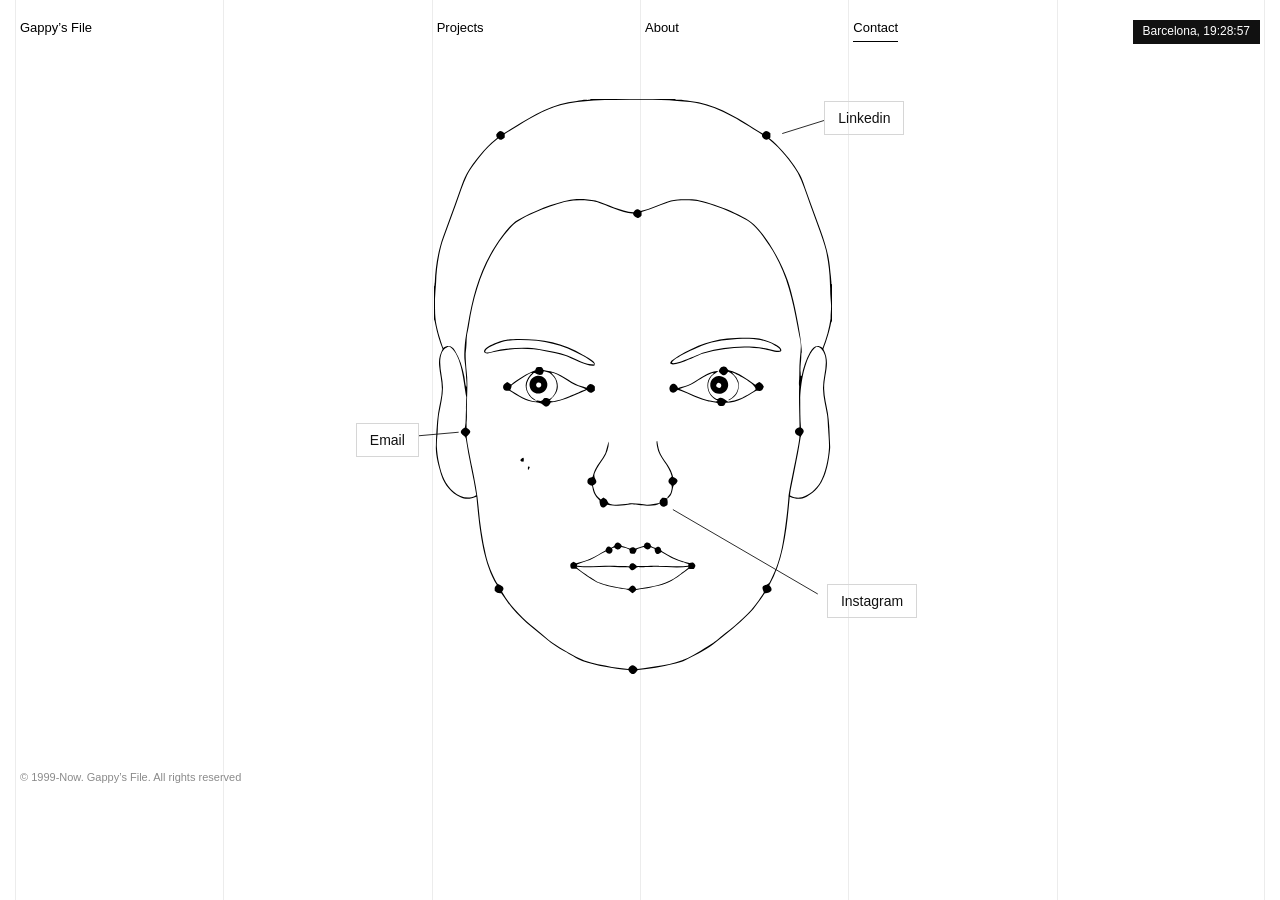
<file: contact.html>
<!doctype html>
<html lang="en">
<head>
<meta charset="utf-8">
<meta name="viewport" content="width=device-width, initial-scale=1">
<title>Contact — Gappy’s File</title>
<meta name="description" content="Get in touch with Gappy.">
<link rel="icon" href="favicon.svg" type="image/svg+xml">
<link rel="icon" href="favicon-32.png" sizes="32x32" type="image/png">
<link rel="apple-touch-icon" href="apple-touch-icon.png">
<meta property="og:type" content="website">
<meta property="og:site_name" content="Gappy’s File">
<meta property="og:title" content="Contact — Gappy’s File">
<meta property="og:description" content="Get in touch with Gappy.">
<meta property="og:image" content="https://gappysfile.com/og.png">
<meta property="og:image:width" content="1200">
<meta property="og:image:height" content="630">
<meta name="twitter:card" content="summary_large_image">
<meta name="twitter:image" content="https://gappysfile.com/og.png">
<meta property="og:url" content="https://gappysfile.com/contact.html">
<link rel="preconnect" href="https://fonts.googleapis.com">
<link rel="preconnect" href="https://fonts.gstatic.com" crossorigin>
<link href="https://fonts.googleapis.com/css2?family=Newsreader:opsz,wght@6..72,200..400&display=swap" rel="stylesheet">
<link rel="stylesheet" href="css/style.css?v=7">
</head>
<body data-page="contact">

<main>
  <section class="about-stage">
    <img class="face" src="assets/about/face.svg" alt="Line drawing of a face" onerror="this.style.visibility='hidden'">

    <!-- лінії-виноски (координати в системі 1440×900, як у макеті) -->
    <svg class="leaders" viewBox="0 0 1440 900" preserveAspectRatio="none" aria-hidden="true">
      <line x1="880" y1="184" x2="928" y2="169"/>
      <line x1="471" y1="524" x2="516" y2="520"/>
      <line x1="757" y1="607" x2="920" y2="702"/>
    </svg>


    <a class="btn" data-link="linkedin" style="left:64.4%;top:16.3%" target="_blank" rel="noopener">Linkedin</a>
    <a class="btn" data-link="email" style="left:27.8%;top:56.6%">Email</a>
    <a class="btn mobile-only" data-link="arena" target="_blank" rel="noopener">Arena</a>
    <a class="btn" data-link="instagram" style="left:64.6%;top:76.7%" target="_blank" rel="noopener">Instagram</a>
  </section>

</main>

<script src="js/projects.js?v=7"></script>
<script src="js/main.js?v=7"></script>
</body>
</html>
</file>
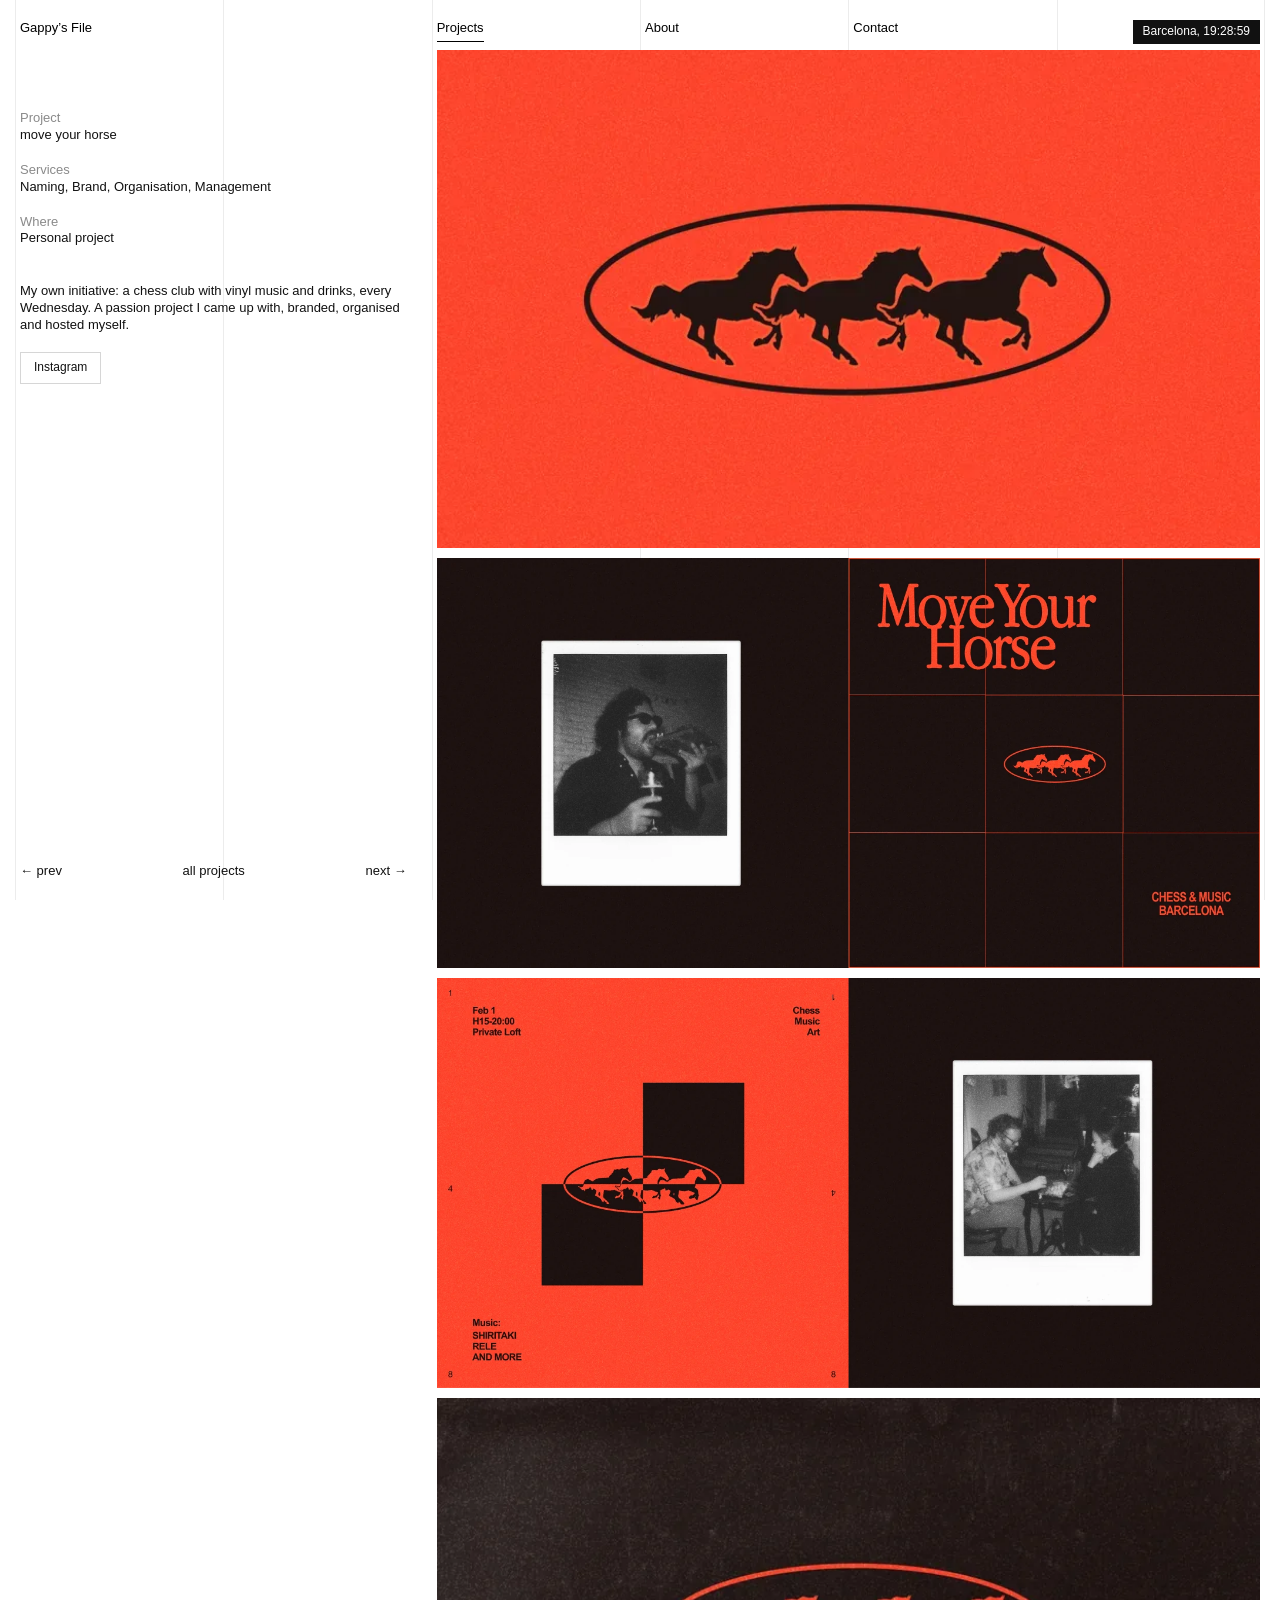
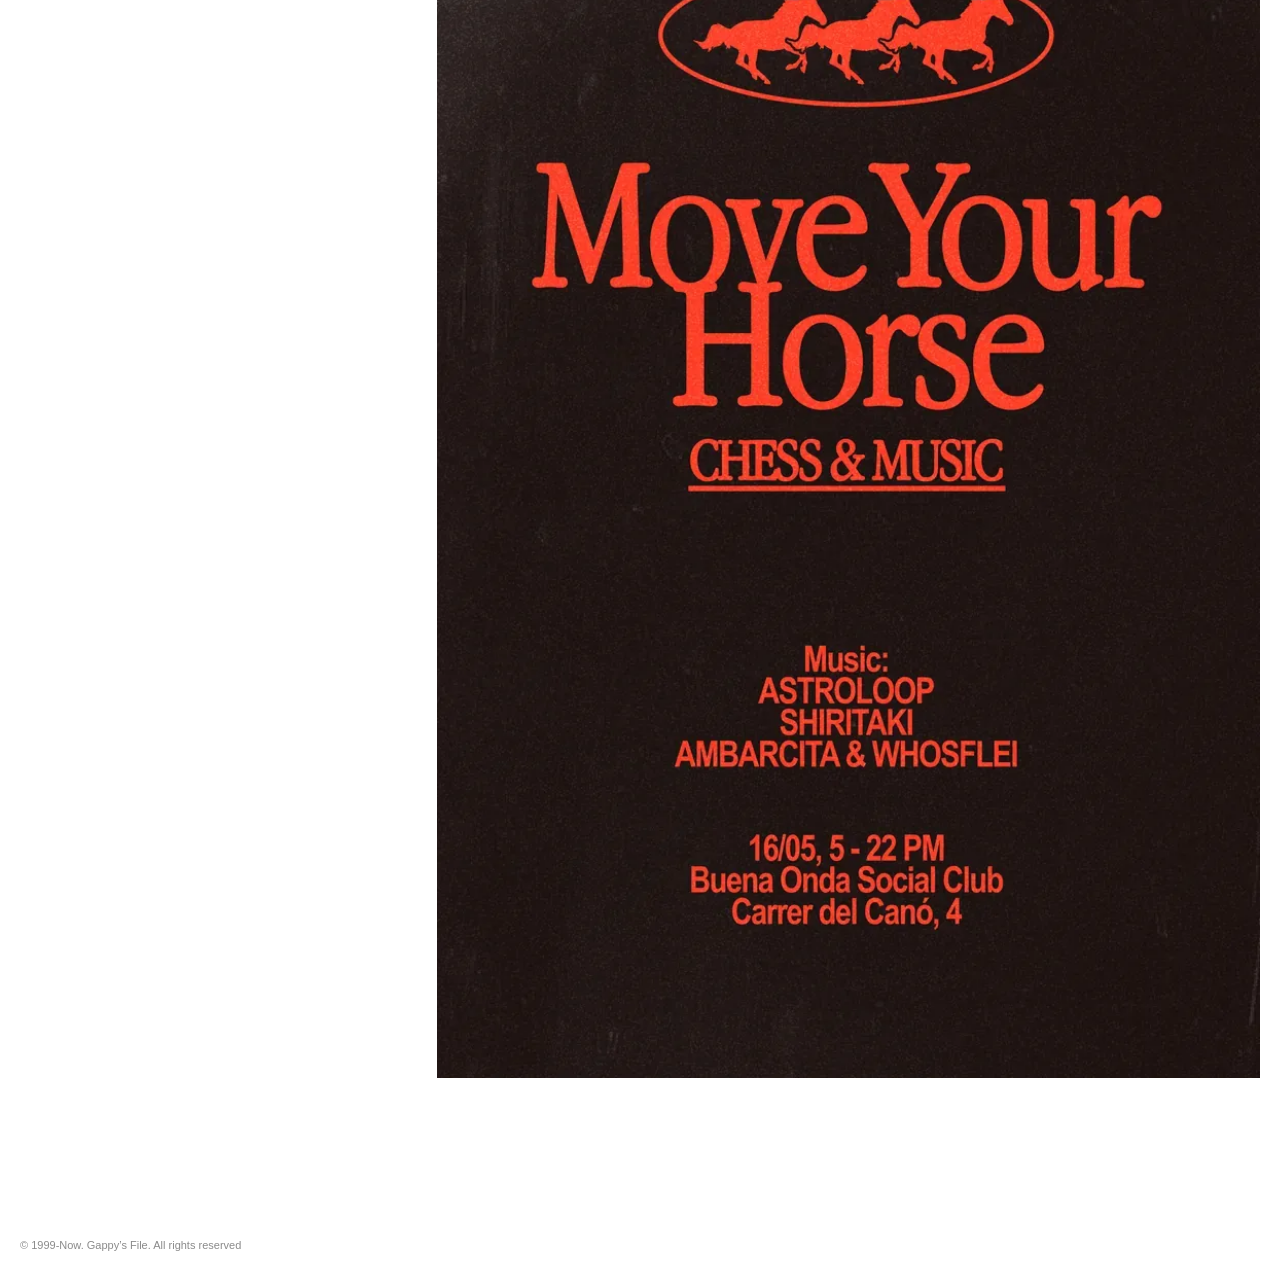
<file: project.html>
<!doctype html>
<html lang="en">
<head>
<meta charset="utf-8">
<meta name="viewport" content="width=device-width, initial-scale=1">
<title>Gappy’s File</title>
<meta name="description" content="Gappy — designer working on websites, interactive things and brands.">
<link rel="icon" href="favicon.svg" type="image/svg+xml">
<link rel="icon" href="favicon-32.png" sizes="32x32" type="image/png">
<link rel="apple-touch-icon" href="apple-touch-icon.png">
<meta property="og:type" content="website">
<meta property="og:site_name" content="Gappy’s File">
<meta property="og:title" content="Gappy’s File">
<meta property="og:description" content="Gappy — designer working on websites, interactive things and brands.">
<meta property="og:image" content="https://gappysfile.com/og.png">
<meta property="og:image:width" content="1200">
<meta property="og:image:height" content="630">
<meta name="twitter:card" content="summary_large_image">
<meta name="twitter:image" content="https://gappysfile.com/og.png">
<meta property="og:url" content="https://gappysfile.com/">
<link rel="preconnect" href="https://fonts.googleapis.com">
<link rel="preconnect" href="https://fonts.gstatic.com" crossorigin>
<link href="https://fonts.googleapis.com/css2?family=Newsreader:opsz,wght@6..72,200..400&display=swap" rel="stylesheet">
<link rel="stylesheet" href="css/style.css?v=7">
</head>
<body data-page="project">

<main class="row project">
  <aside class="info"></aside>
  <div class="gallery"></div>
  <nav class="project-nav"></nav>
</main>

<script src="js/projects.js?v=7"></script>
<script src="js/main.js?v=7"></script>
</body>
</html>
</file>
<file: css/style.css>
/* ============ Gappy's File ============ */

/* Шрифт Ivory: поклади файл у assets/fonts/Ivory-Light.woff2 — і він підхопиться сам.
   Поки файла немає, показується схожий Newsreader. */
@font-face {
  font-family: "Ivory";
  src: url("../assets/fonts/Ivory-Light.woff2") format("woff2");
  font-weight: 300;
  font-display: swap;
}

:root {
  --bg: #ffffff;
  --ink: #111111;
  --muted: #8a8a8a;
  --line: #ececec;          /* вертикальні лінії сітки */
  --accent: #0d99ff;        /* синій «як у Figma» — колір виділення */
  --placeholder: #f3f3f3;
  --btn-border: #d6d6d6;

  --margin: 20px;           /* поля сторінки */
  --gap: 10px;              /* відстань між колонками */
  --cols: 6;

  --sans: Arial, "Helvetica Neue", Helvetica, sans-serif;
  --serif: "Ivory", "Newsreader", Georgia, serif;
}

* { box-sizing: border-box; margin: 0; padding: 0; }
/* чорне тло видно лише коли «тягнеш» сторінку за край (overscroll) */
html { -webkit-text-size-adjust: 100%; background: #111; scroll-behavior: smooth; }
@media (prefers-reduced-motion: reduce) { html { scroll-behavior: auto; } }
/* «Projects» у меню прокручує до робіт; запас зверху, щоб підпис проєкту не ховався під меню */
#work { scroll-margin-top: 110px; }
body {
  background: var(--bg);
  color: var(--ink);
  font-family: var(--sans);
  font-size: 13px;
  line-height: 1.3;
  min-height: 100vh;
  position: relative;
  overflow-x: hidden;
}
a { color: inherit; text-decoration: none; }
img { display: block; width: 100%; height: auto; }

/* ---------- вертикальні лінії, як колонки у Figma ---------- */
.grid-lines {
  position: fixed; inset: 0 var(--margin);
  display: grid;
  grid-template-columns: repeat(var(--cols), 1fr);
  column-gap: var(--gap);
  pointer-events: none;
  z-index: 0;
}
.grid-lines span { border-left: 1px solid var(--line); margin-left: -5px; }
.grid-lines span:last-child { border-right: 1px solid var(--line); margin-right: -5px; }

/* ---------- спільна сітка 6 колонок ---------- */
.row {
  display: grid;
  grid-template-columns: repeat(var(--cols), 1fr);
  column-gap: var(--gap);
  padding: 0 var(--margin);
  position: relative;
  z-index: 1;
}

/* ---------- шапка ----------
   Без підкладки: текст білий + mix-blend-mode: difference,
   тому на білому він чорний, а на картинках інвертується. */
.header {
  position: fixed; top: 0; left: 0; right: 0;
  padding-top: 20px; padding-bottom: 20px;
  align-items: start;
  z-index: 20;
  color: #fff;
  mix-blend-mode: difference;
  pointer-events: none;
}
.header a { pointer-events: auto; display: inline-block; justify-self: start; padding-bottom: 4px; transition: opacity .2s; }
.header .brand { grid-column: 1; }
.header .nav-projects { grid-column: 3; }
.header .nav-about { grid-column: 4; }
.header .nav-contact { grid-column: 5; }
.header a[aria-current="page"] { border-bottom: 1px solid currentColor; }
.header a:hover { opacity: .55; }

/* годинник окремо, бо в нього своя чорна плашка без difference */
.clock {
  position: fixed; top: 20px; right: var(--margin);
  z-index: 21;
  background: #111; color: #fff;
  padding: 4px 10px; font-size: 12px;
  font-variant-numeric: tabular-nums;
  white-space: nowrap;
}
main { padding-top: 60px; }

/* ---------- головна: hero ---------- */
/* 220 px від меню до блоку з грифоном (60 px уже дає відступ main) і 220 px під ним */
.hero { padding-top: 205px; padding-bottom: 220px; align-items: center; }
.hero .creature { grid-column: 3; position: relative; margin: 0; }
.hero .creature img { display: block; }
/* ховер на грифона: рамка виділення, як у Figma, і підпис під ним */
.hero .creature .selection { inset: -6px; opacity: 0; transition: opacity .15s; }
.hero .creature figcaption {
  position: absolute; top: calc(100% + 16px); left: 0; right: 0;
  font-size: 13px; line-height: 1.45; color: var(--muted);
  opacity: 0; transform: translateY(-4px); transition: opacity .2s, transform .2s;
}
.hero .creature:hover .selection,
.hero .creature:hover figcaption { opacity: 1; transform: none; }
.hero .intro {
  grid-column: 4;
  font-family: var(--serif);
  font-weight: 300;
  font-optical-sizing: auto;
  font-size: 22px; line-height: 1.12;
}

/* ---------- головна: сітка робіт ---------- */
.works {
  row-gap: 120px;
  padding-bottom: 160px;
  align-items: start;
}
.tile {
  position: relative;
  cursor: none;
}
.tile .label {
  position: absolute; bottom: 100%; left: 0;
  padding-bottom: 8px;
  font-size: 13px; color: var(--muted);
  white-space: nowrap;
}
.tile .media { background: var(--placeholder); position: relative; overflow: hidden; }
.tile .media img, .tile .media video,
.project .gallery .media img, .project .gallery .media video { position: absolute; inset: 0; width: 100%; height: 100%; object-fit: cover; display: block; }
.tile .media .missing {
  position: absolute; inset: 0; display: grid; place-items: center;
  font-size: 10px; color: #b5b5b5;
}

/* стан ховеру проєкту */
.works.is-hovering .tile.is-active .label { color: var(--accent); }

/* синя рамка виділення — малюється JS-ом навколо рядків проєкту */
.selection {
  position: absolute;
  border: 1px solid var(--accent);
  pointer-events: none;
  z-index: 5;
}
.selection i {
  position: absolute; width: 7px; height: 7px;
  background: #fff; border: 1px solid var(--accent);
}
.selection i:nth-child(1) { top: -4px; left: -4px; }
.selection i:nth-child(2) { top: -4px; right: -4px; }
.selection i:nth-child(3) { bottom: -4px; left: -4px; }
.selection i:nth-child(4) { bottom: -4px; right: -4px; }

/* плашка «See project», що їде за курсором */
.cursor-tag {
  position: fixed; left: 0; top: 0;
  background: var(--ink); color: #fff;
  font-size: 12px; padding: 7px 13px;
  pointer-events: none;
  z-index: 50;
  opacity: 0;
  transform: translate(-50%, -50%);
  transition: opacity .15s;
  white-space: nowrap;
}
.cursor-tag.on { opacity: 1; }

/* ---------- сторінка проєкту ---------- */
.project { padding-top: 50px; padding-bottom: 160px; align-items: start; }
.project .info {
  grid-column: 1 / span 2;
  /* ліва колонка стоїть на місці, поки картинки скроляться;
     верх — врівень з першою картинкою, навігація притиснута донизу екрана */
  position: sticky; top: 110px;
  height: calc(100vh - 130px);
  display: flex; flex-direction: column; gap: 18px;
  padding-right: 20px;
}
.project .info .pnav {
  margin-top: auto;
  display: flex; justify-content: space-between;
  font-size: 13px;
}
.project .info .pnav a:hover { color: var(--accent); }
.project-nav { display: none; }
.project .info dt { font-size: 13px; color: var(--muted); }
.project .info dd { font-size: 13px; }
.project .info .desc { font-size: 13px; max-width: 420px; padding-top: 18px; }
.btn {
  display: inline-block; align-self: flex-start;
  border: 1px solid var(--btn-border); background: transparent;
  padding: 7px 13px; font-size: 12px;
}
.btn:hover { border-color: var(--accent); color: var(--accent); }
.btn.is-off, .btn.is-off:hover { color: var(--muted); border-color: var(--btn-border); opacity: .7; cursor: default; }
.project .gallery {
  grid-column: 3 / span 4;
  display: flex; flex-direction: column; gap: 10px;
}
.project .gallery .media { background: var(--placeholder); position: relative; }
.project .gallery .media { overflow: hidden; }
.project .gallery .media .missing {
  position: absolute; inset: 0; display: grid; place-items: center;
  font-size: 11px; color: #b5b5b5;
}
.project-nav { grid-column: 3 / span 4; justify-content: space-between; padding-top: 40px; font-size: 13px; }
.project-nav a:hover { color: var(--accent); }

/* ---------- About ---------- */
/* сцена з обличчям масштабується так, щоб обличчя повністю влазило у висоту екрана,
   і трохи піднята вгору (порожній верх композиції ховається під меню) */
.about-stage {
  --sw: min(100%, 1440px, calc((100svh - 80px) * 2));
  position: relative; z-index: 1;
  margin: calc(var(--sw) * -0.07) auto 0;
  width: var(--sw);
  aspect-ratio: 1440 / 900;
}
.about-stage > * { position: absolute; }
.about-stage .face { left: 33.9%; top: 16.1%; width: 31.1%; }
.about-stage svg.leaders { inset: 0; width: 100%; height: 100%; }
.about-stage svg.leaders line { stroke: var(--ink); stroke-width: 1; }
.about-stage .note dt { font-family: var(--sans); font-size: 11px; color: var(--muted); margin-bottom: 4px; }
.about-stage .note dd { font-weight: 300; font-family: var(--serif); font-size: 18px; line-height: 1.05; }
.about-stage .btn { font-size: 14px; }
.about-stage .btn:hover ~ * {}
.illustrations { padding-bottom: 120px; }
.illustrations .box { grid-column: 1 / span 2; }
.illustrations .label { font-size: 13px; color: var(--muted); padding-bottom: 8px; }
.illustrations .soon {
  background: #f6f6f6; aspect-ratio: 458 / 256;
  display: grid; place-items: center; overflow: hidden;
  font-family: var(--serif); font-size: 64px; color: #c9c9c9;
}
.illustrations .soon span { transform: rotate(-20deg); white-space: nowrap; }

/* ---------- футер ---------- */
.footer { padding-bottom: 20px; font-size: 11px; color: var(--muted); }
.footer p { grid-column: 1 / span 3; }

/* ---------- планшет / телефон ---------- */
@media (max-width: 900px) {
  :root { --cols: 2; --margin: 12px; }
  .header { grid-template-columns: repeat(4, auto); justify-content: space-between; }
  .header .brand, .header .nav-projects, .header .nav-about, .header .nav-contact { grid-column: auto; }
  .clock { display: none; }
  .hero { padding-top: 80px; padding-bottom: 160px; }
  .hero .creature { grid-column: 1; }
  .hero .intro { grid-column: 2; font-size: 18px; }
  .works { row-gap: 60px; }
  .works .skip { display: none; }
  .tile { cursor: pointer; }
  .cursor-tag { display: none; }
  .project .info { grid-column: 1 / -1; position: static; height: auto; padding-bottom: 30px; }
  .project .info .pnav { display: none; }
  .project-nav { display: flex; }
  .project .gallery, .project-nav { grid-column: 1 / -1; }
  .about-stage {
    aspect-ratio: auto; display: flex; flex-wrap: wrap; gap: 16px;
    padding: 20px var(--margin) 80px; align-items: flex-start;
  }
  .about-stage > * { position: static !important; }
  .about-stage .face { width: 70% !important; margin: 0 auto 20px; flex-basis: 100%; max-width: 320px; }
  .about-stage .note { flex-basis: 100%; }
  .about-stage svg.leaders { display: none; }
  .about-stage .note dd { font-size: 18px; }
  .about-stage .btn { font-size: 12px; padding: 5px 9px; }
  .illustrations .box { grid-column: 1 / -1; }
  .illustrations .soon { font-size: 44px; }
}

/* ---------- ефект появи при скролі ----------
   Картинка «випадає» зверху вниз: маска відкривається донизу,
   а картинка всередині з'їжджає згори і зменшується з 1.15 до 1. */
.reveal .media {
  clip-path: inset(0 0 100% 0);
  transition: clip-path .55s cubic-bezier(.77, 0, .18, 1) var(--delay, 0s);
}
.reveal .media > img, .reveal .media > video {
  transform: scale(1.15) translateY(-6%);
  transition: transform .7s cubic-bezier(.22, 1, .36, 1) var(--delay, 0s);
}
.reveal .label { opacity: 0; transform: translateY(-6px); transition: opacity .3s var(--delay, 0s), transform .3s var(--delay, 0s), color .2s; }
.reveal.is-in .media { clip-path: inset(0 0 0 0); }
.reveal.is-in .media > img, .reveal.is-in .media > video { transform: none; }
.reveal.is-in .label { opacity: 1; transform: none; }

@media (prefers-reduced-motion: reduce) {
  .reveal .media, .reveal .media > img, .reveal .media > video, .reveal .label, .reveal.media {
    clip-path: none; transform: none; opacity: 1; transition: none;
  }
}

.studio-link { border-bottom: 1px solid currentColor; }
.studio-link:hover { color: var(--accent); }

.about-stage svg.face { height: auto; display: block; }

/* Arena: на десктопі на About, на телефоні — на Contact */
.mobile-only { display: none !important; }

@media (max-width: 900px) {
  .mobile-only { display: inline-block !important; }
  .desktop-only { display: none !important; }
  body[data-page="contact"] .about-stage { justify-content: center; }
  .about-stage .note-experience { padding-right: 25%; }
  .project { padding-top: 200px; }
}

/* телефон: шрифт із засічками трохи щільніший, щоб не здавався блідим */
@media (max-width: 900px) {
  .hero .intro, .about-stage .note dd { font-weight: 350; }
}

/* темна сторінка проєкту (колір задається полем bg у projects.js) */
body.theme-dark {
  --ink: #f2f2f2;
  --muted: #8f8f8f;
  --line: #343434;
  --placeholder: #2c2c2c;
  --btn-border: #555;
}
</file>
